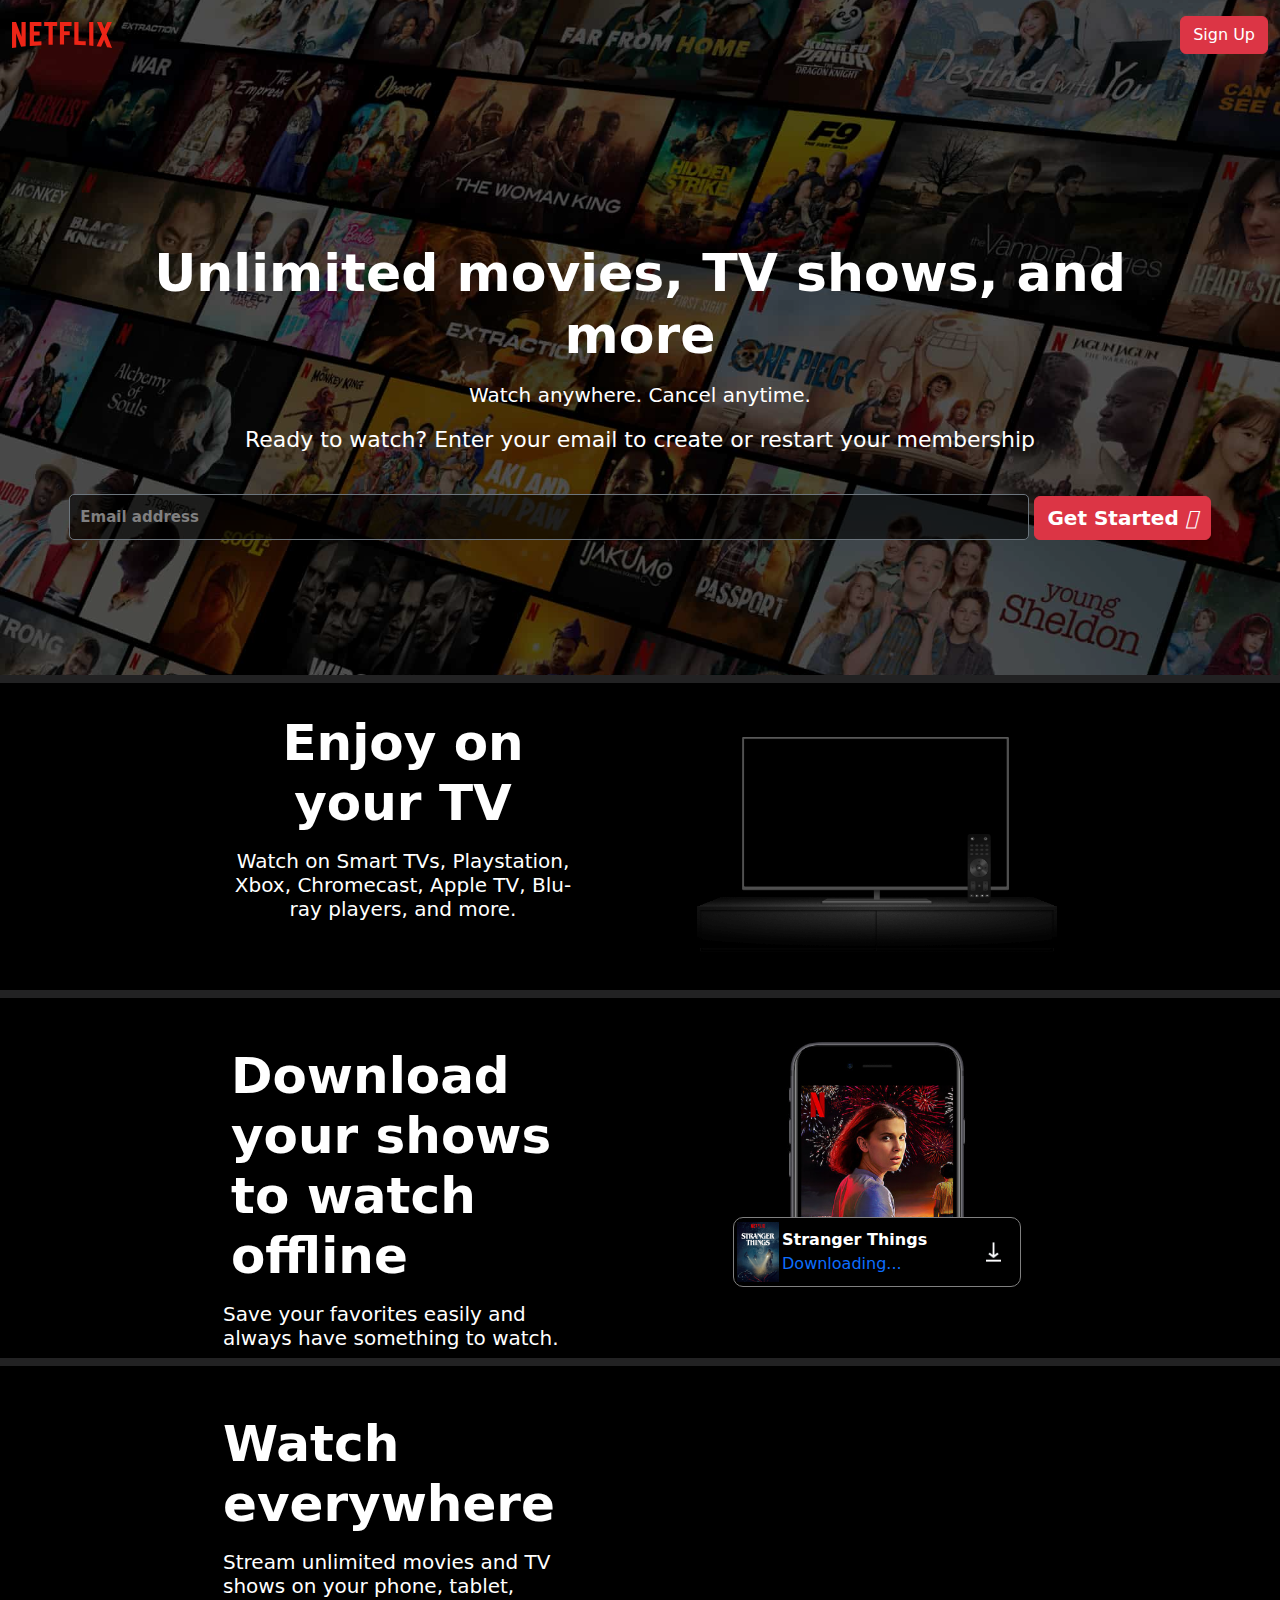
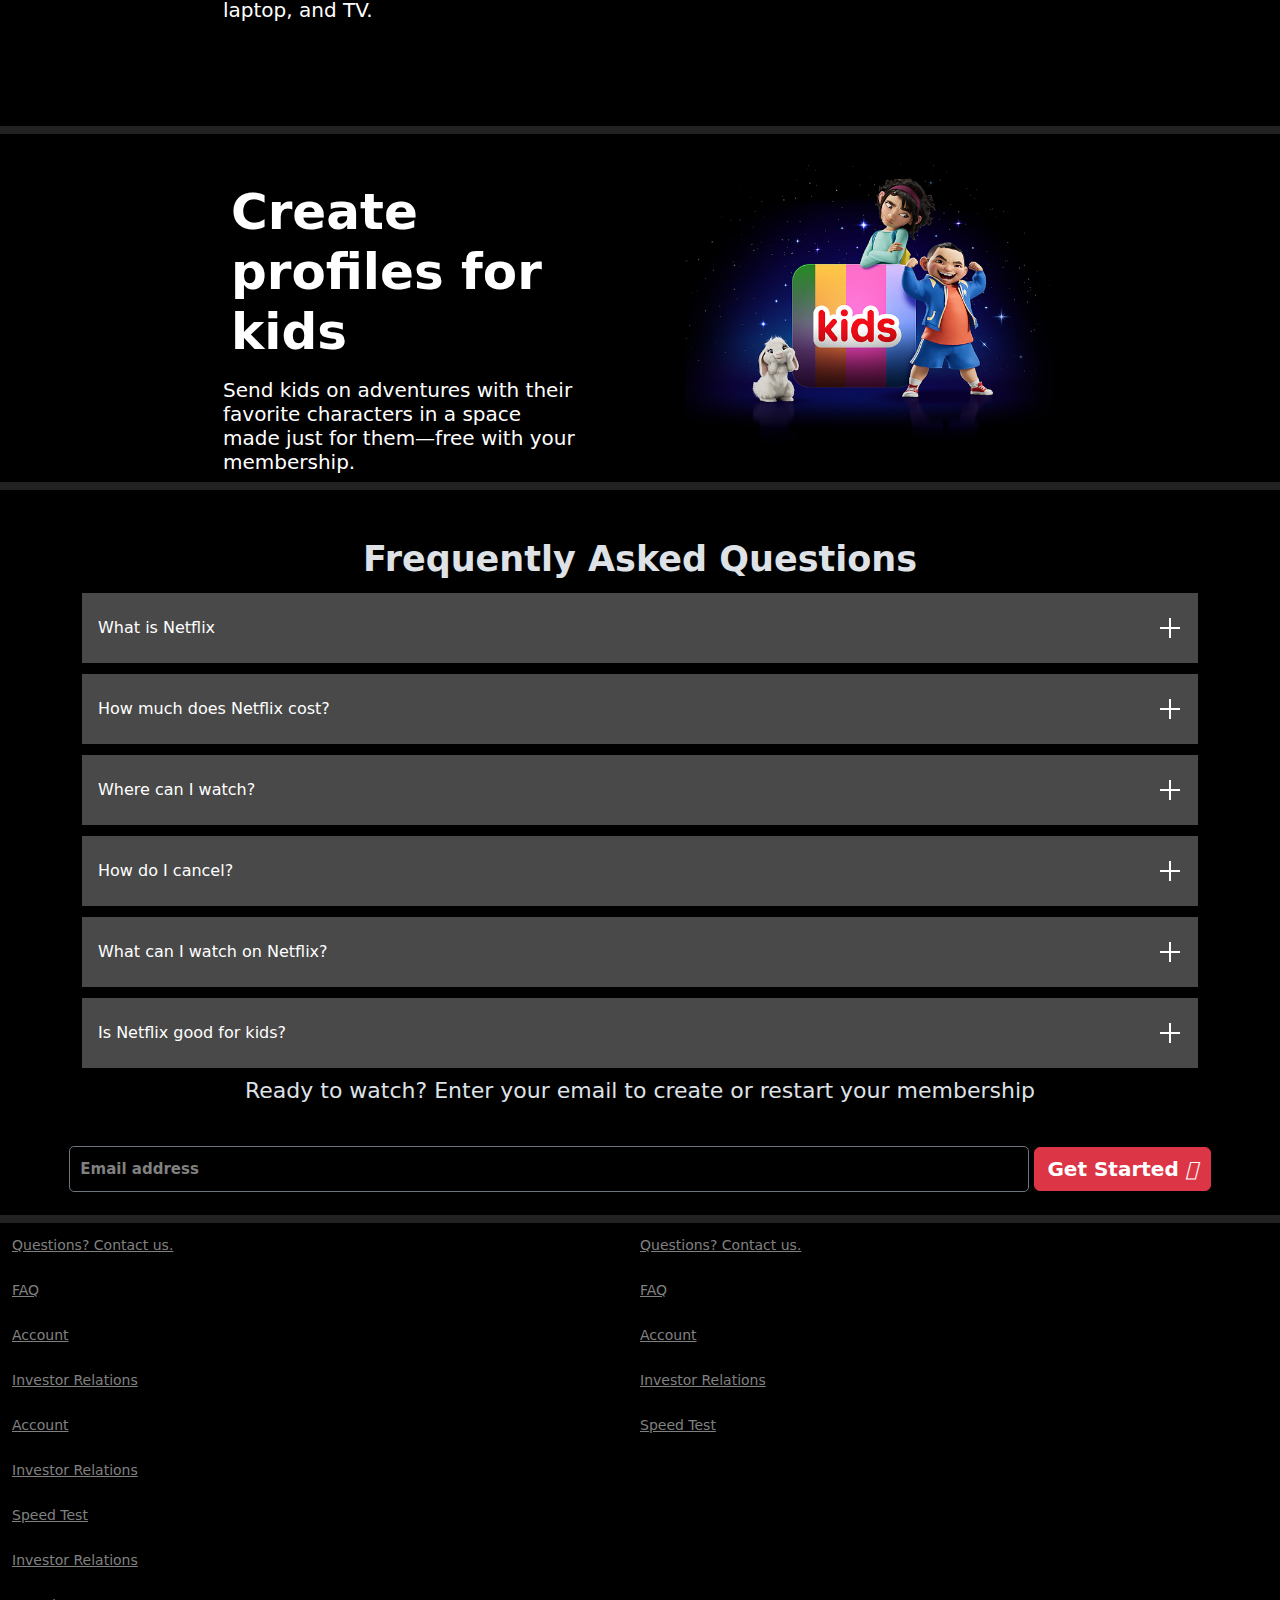
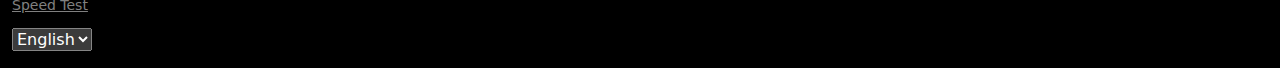
<file: index.html>
<!DOCTYPE html>
<html lang="en">
<head>
    <meta charset="UTF-8">
    <meta name="viewport" content="width=device-width, initial-scale=1.0">
    <title>Netflix by Oluwaseun Uthman</title>
    <link rel="icon" sizes="50x50" href="image/netflix-icon.webp">
    <link rel="stylesheet" href="netflix.css">
    <link rel="stylesheet" href="phone.css">
    <link rel="stylesheet" href="https://cdn.jsdelivr.net/npm/bootstrap@5.3.2/dist/css/bootstrap.min.css">
    <link rel="stylesheet" href="https://cdn.jsdelivr.net/npm/bootstrap@5.3.2/dist/js/bootstrap.bundle.min.js">
    <link rel="stylesheet" href="https://cdn.jsdelivr.net/npm/font-awesome@4.7.0/css/font-awesome.css ">
<!--     <link rel="stylesheet" href="css/all.css"> -->
</head>
<body data-bs-theme="dark">
    <header>
        <section class="bg-img">
            
            <div class="banner">
                <div class="container-fluid pt-2">
                    <nav class="navbar md-container">
                            <img src="image/logo.svg" class="logo navbar-brand" alt="The brand logo">  
                        <button class="btn btn-danger text-white sign-up">Sign Up</button>
                    </nav>
                </div>
                <div class="f-head text-center text-white">
                    <h1 class="intro mt-5 mb-3 fw-bolder">Unlimited movies, TV shows, and more</h1>
                    <h3 class="sub-intro fs-5 mb-3">Watch anywhere. Cancel anytime.</h3>
                    <p class="f1st-p w-75 mb-3">Ready to watch? Enter your email to create or restart your membership</p>
                    <input type="email" class="mail border border-secondary w-75 mx-auto" placeholder="Email address">
                    <button class="get-started btn btn-danger fw-bolder fs-5 my-4">Get Started <i class="fa-solid fa-chevron-right" style="color: #ffffff;"></i> </button>
                </div>
            </div>
        </section>
    </header>
    <div style="height: 8px; width: 100vw; background-color: #222223;"></div>
        <section class="content bg-black">
        <div class="content-div container-fluid">
            <h1 class="head1 text-center text-white fw-bolder pt-5">Enjoy on your TV</h1>
            <h3 class="h3-1 text-center fw-100 mt-3">Watch on Smart TVs, Playstation, Xbox, Chromecast, Apple TV, Blu-ray players, and more.</h3>
        </div>
        <div class="content-div container-fluid">
            <img src="image/netflix2.png" alt="tv" class="tv w-100">
            <video src="https://assets.nflxext.com/ffe/siteui/acquisition/ourStory/fuji/desktop/video-tv-0819.m4v" autoplay playsinline muted loop width="83%" class="gif" role="gif"></video>
        </div>
    </section>
    <div style="height: 8px; width: 100vw; background-color: #222223; margin-top: -120px;"></div>
    <!-- <div style="height: 8px; width: 100vw; background-color: #222223;"></div> -->
        <section class="content bg-black">
            <div class="content-div text-center text-white container-fluid pt-5">
                <h1 class="head2 fw-bolder px-2">Download your shows to watch offline</h1>
                <h3 class="h3-2 fw-100 mt-3">Save your favorites easily and always have something to watch.</h3>
            </div>
        <div class="content-div" id="img3">
            <img src="image/netflix3.jpg" alt="" width="100%" class="">
            <div class="download-box d-flex justify-content-evenly align-items-center  w-75 mx-auto bg-black">
                <img src="image/netflix4.png" height="100%" alt="" class="py-1">
            <div class="mt-3 me-4">
                <p class="strangerThing fw-bold ">Stranger Things</p>
                <p class="download text-primary">Downloading...</p>
            </div>
                <img src="image/netflix5.gif" height="70%" alt="" class="ms-3">
            </div>
            
        </div>
        
    </section>
    <div style="height: 8px; width: 100vw; background-color: #222223;"></div>
        <section class="content bg-black pb-5">
        <div class="content-div container-fluid py-5 text-center text-white">
            <h1 class="head3 fw-bolder">Watch everywhere</h1>
            <h3 class="h3-3 fw-100 mt-3">Stream unlimited movies and TV shows on your phone, tablet, laptop, and TV.</h3>
        </div>
    </section>
    <div style="height: 8px; width: 100vw; background-color: #222223;"></div>
    <section class="content bg-black">
        <div class="content-div container text-center pt-5">
            <h1 class="head4 fw-bolder px-2">Create profiles for kids</h1>
            <h3 class="h3-4 fw-100 mt-3">Send kids on adventures with their favorite characters in a space made just for them—free with your membership.</h3>
        </div>
        <div class="content-div" id="img3">
            <img src="image/netflix6.png" alt="" width="100%" class="mb-3">
        </div>
    </section>
    <div style="height: 8px; width: 100vw; background-color: #222223;"></div>
          <!-- SECTION FOR FREQUENTLY ASKED QUESTIONS -->
    <section class="faq bg-black">
        <h1 class="Questions text-center pt-5 fw-bold">Frequently Asked Questions</h1>
        <div class="container">
            <button class="b-faq">
            <span class="q">What is Netflix</span>
            <svg width="24" height="24" viewBox="0 0 24 24" fill="none" xmlns="http://www.w3.org/2000/svg" class="plus" data-name="Plus" alt=""><path fill-rule="evenodd" clip-rule="evenodd" d="M11 11V2H13V11H22V13H13V22H11V13H2V11H11Z" fill="currentColor"></path></svg>
            </button>
            <button class="b-faq">
            <span class="q">How much does Netflix cost?</span>
            <svg width="24" height="24" viewBox="0 0 24 24" fill="none" xmlns="http://www.w3.org/2000/svg" class="plus" data-name="Plus" alt=""><path fill-rule="evenodd" clip-rule="evenodd" d="M11 11V2H13V11H22V13H13V22H11V13H2V11H11Z" fill="currentColor"></path></svg>
            </button>
            <button class="b-faq">
            <span class="q">Where can I watch?</span>
            <svg width="24" height="24" viewBox="0 0 24 24" fill="none" xmlns="http://www.w3.org/2000/svg" class="plus" data-name="Plus" alt=""><path fill-rule="evenodd" clip-rule="evenodd" d="M11 11V2H13V11H22V13H13V22H11V13H2V11H11Z" fill="currentColor"></path></svg>
            </button>
            <button class="b-faq">
            <span class="q">How do I cancel?</span>
            <svg width="24" height="24" viewBox="0 0 24 24" fill="none" xmlns="http://www.w3.org/2000/svg" class="plus" data-name="Plus" alt=""><path fill-rule="evenodd" clip-rule="evenodd" d="M11 11V2H13V11H22V13H13V22H11V13H2V11H11Z" fill="currentColor"></path></svg>
            </button>
            <button class="b-faq">
            <span class="q">What can I watch on Netflix?</span>
            <svg width="24" height="24" viewBox="0 0 24 24" fill="none" xmlns="http://www.w3.org/2000/svg" class="plus" data-name="Plus" alt=""><path fill-rule="evenodd" clip-rule="evenodd" d="M11 11V2H13V11H22V13H13V22H11V13H2V11H11Z" fill="currentColor"></path></svg>
            </button>
            <button class="b-faq">
            <span class="q">Is Netflix good for kids?</span>
            <svg width="24" height="24" viewBox="0 0 24 24" fill="none" xmlns="http://www.w3.org/2000/svg" class="plus" data-name="Plus" alt=""><path fill-rule="evenodd" clip-rule="evenodd" d="M11 11V2H13V11H22V13H13V22H11V13H2V11H11Z" fill="currentColor"></path></svg>
            </button>
        </div>
    </section>
    <section>
        <div class="f-head-l bg-black text-center" >
            <p class="f1st-p w-75 mb-3">Ready to watch? Enter your email to create or restart your membership</p>
            <input type="email" class="mail border border-secondary w-75" placeholder="Email address">
            <button class="get-started btn btn-danger fw-bolder fs-5 my-4">Get Started <i class="fa-solid fa-chevron-right" style="color: #ffffff;"></i> </button>
        </div>
    </section>
    <div style="height: 8px; width: 100vw; background-color: #222223;"></div>
    <footer class="bg-black">
        <div class="content-div2 container-fluid row justify-content-evenly">
        <ul class="col-6">
            <li><a href="">Questions? Contact us.</a></li>
            <li><a href="">FAQ</a></li>
            <li><a href="">Account</a></li>
            <li><a href="">Investor Relations</a></li>
            <li><a href="">Account</a></li>
            <li><a href="">Investor Relations</a></li>
            <li><a href="">Speed Test</a></li>
            <li><a href="">Investor Relations</a></li>
            <li><a href="">Speed Test</a></li>
            <li><select><option value="">English</option></select></li>
        </ul>
        <ul class="col-6" style="list-style: none;">
            <li><a href="">Questions? Contact us.</a></li>
            <li><a href="">FAQ</a></li>
            <li><a href="">Account</a></li>
            <li><a href="">Investor Relations</a></li>
            <li><a href="">Speed Test</a></li>
        </ul>
    </div>
    </footer>
</body>
</html>
</file>
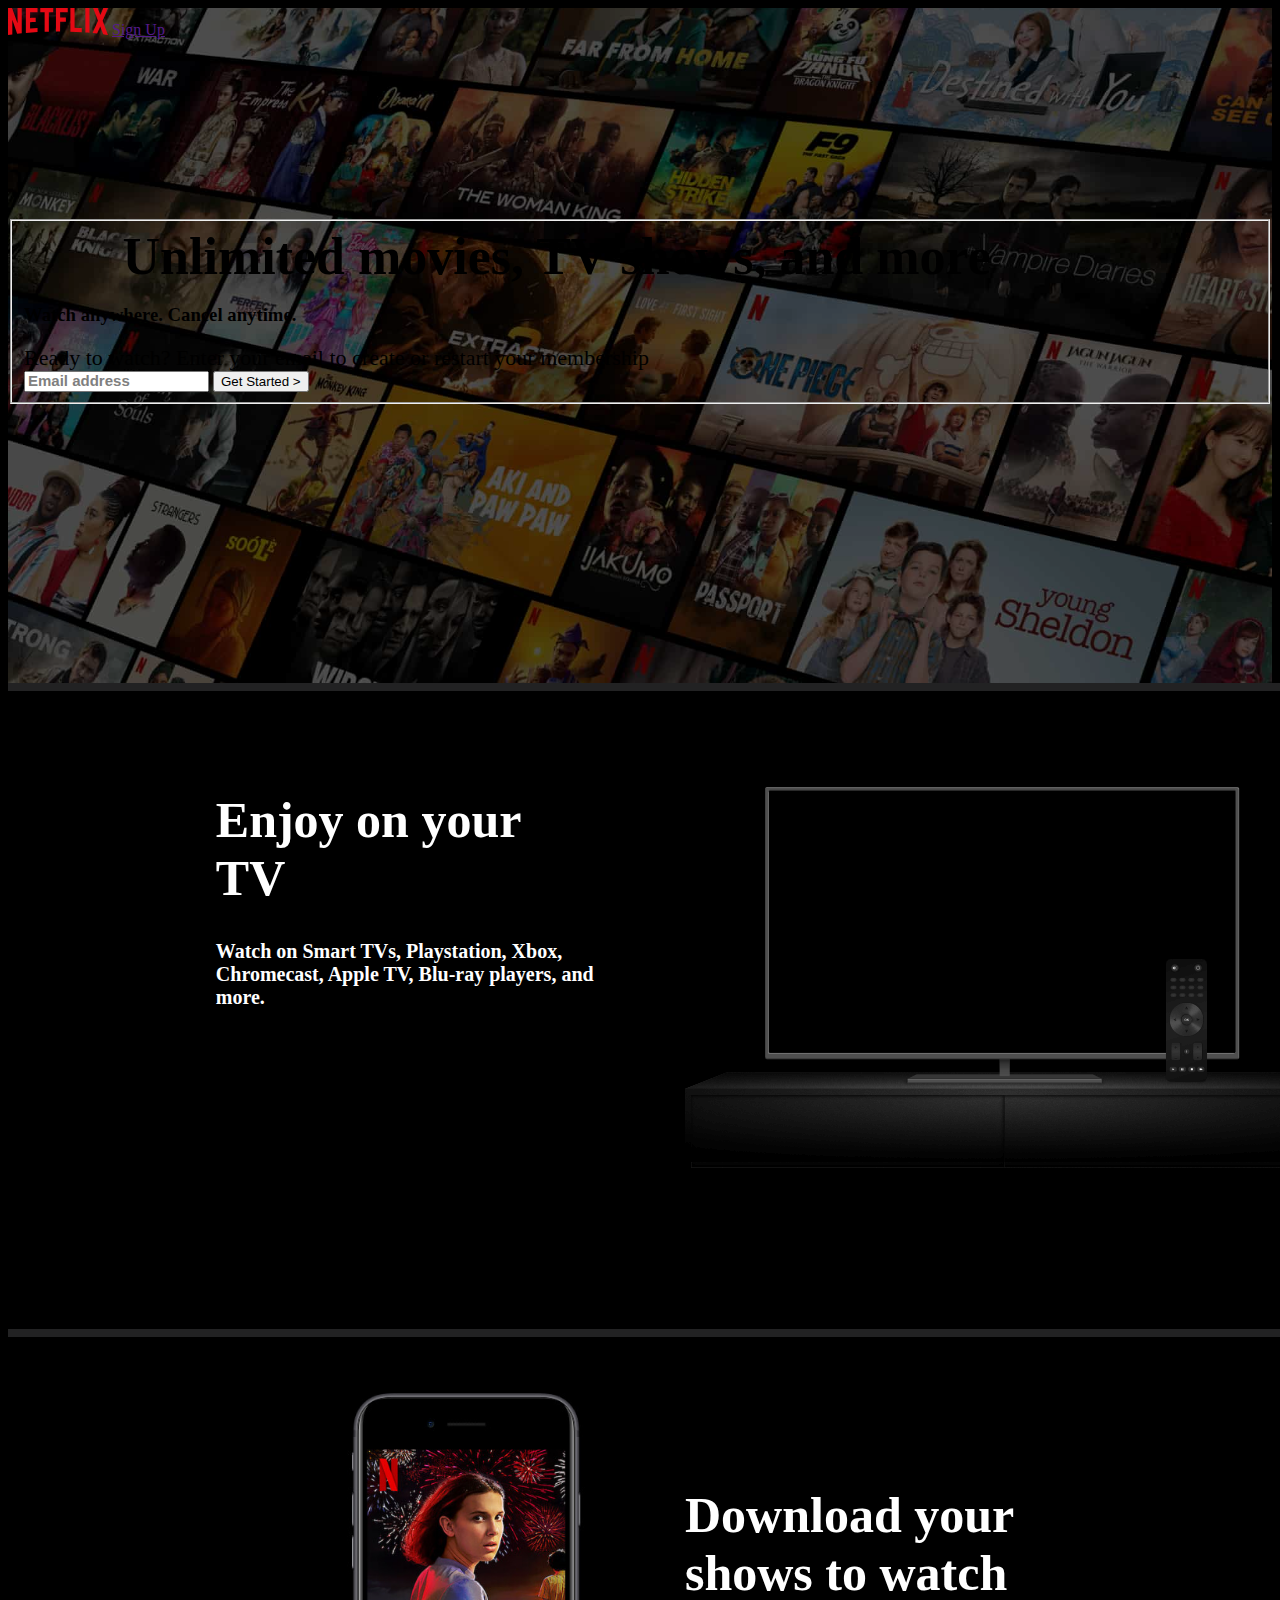
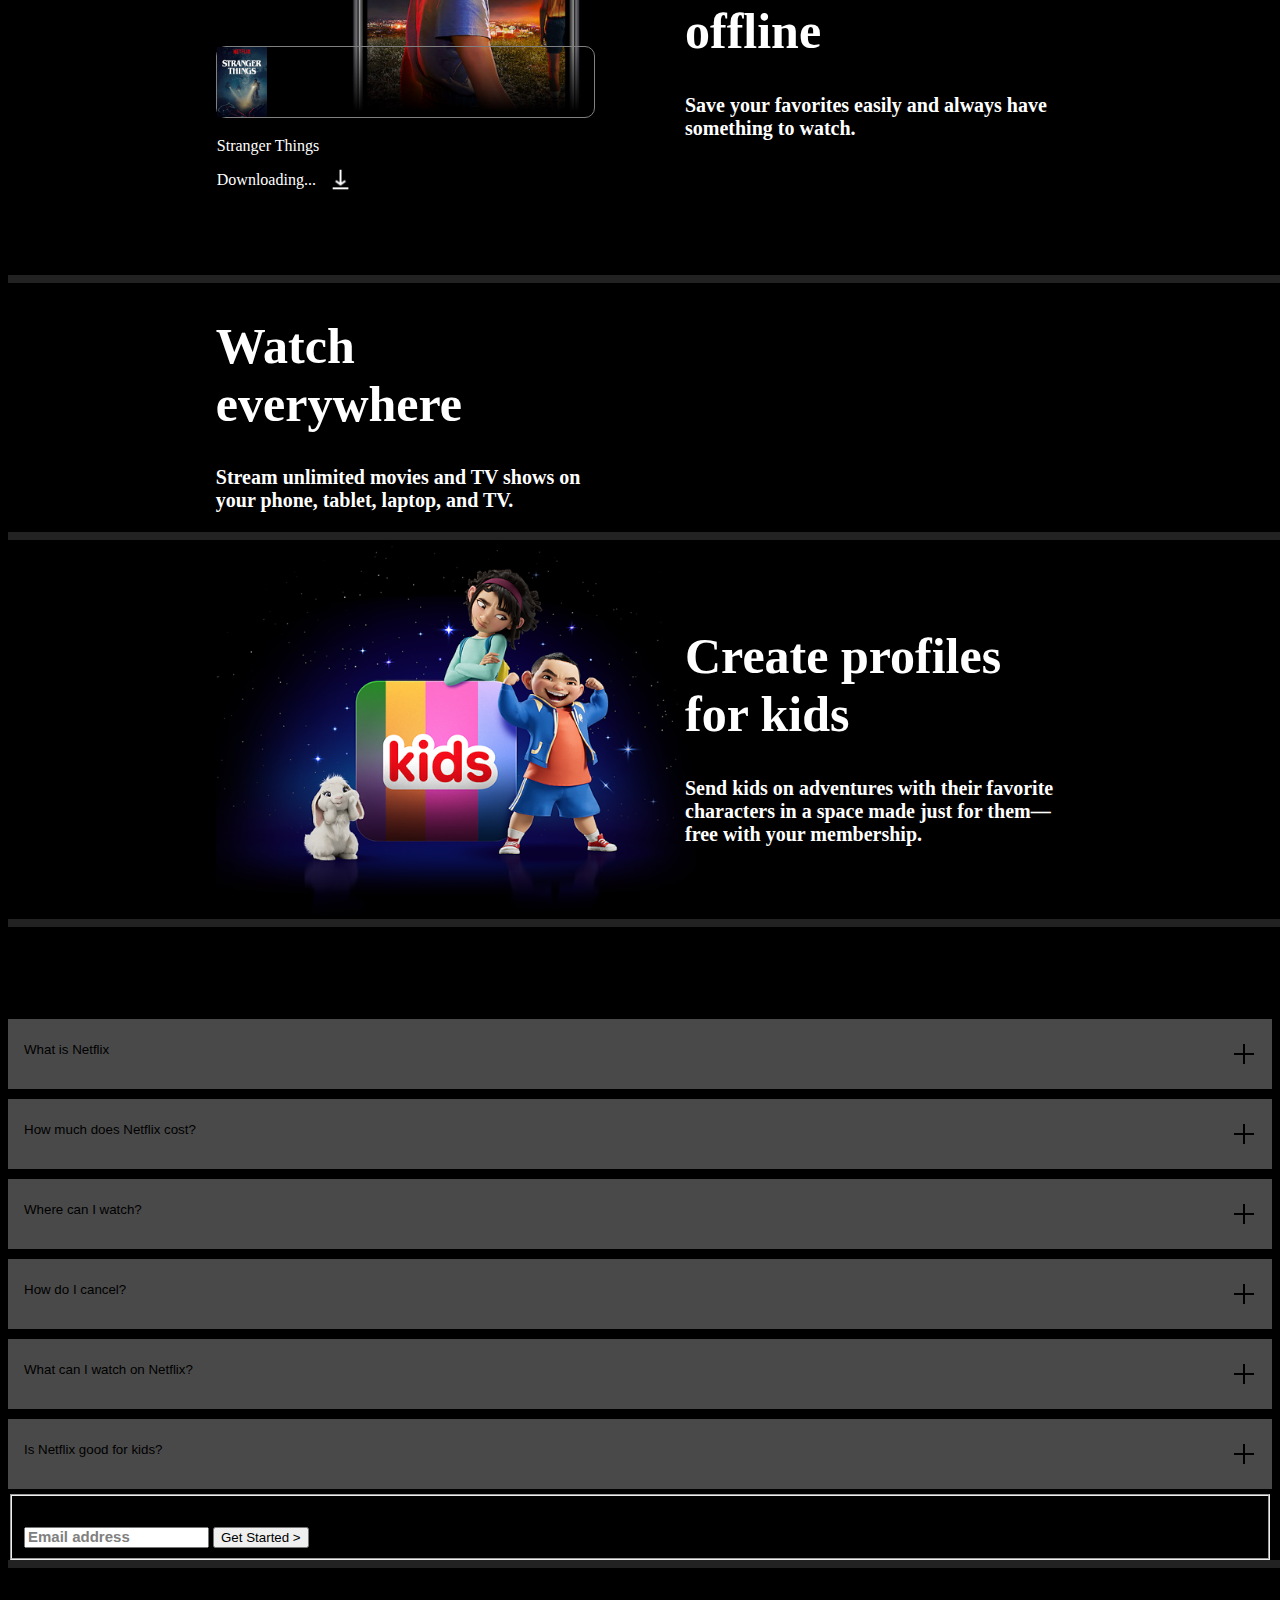
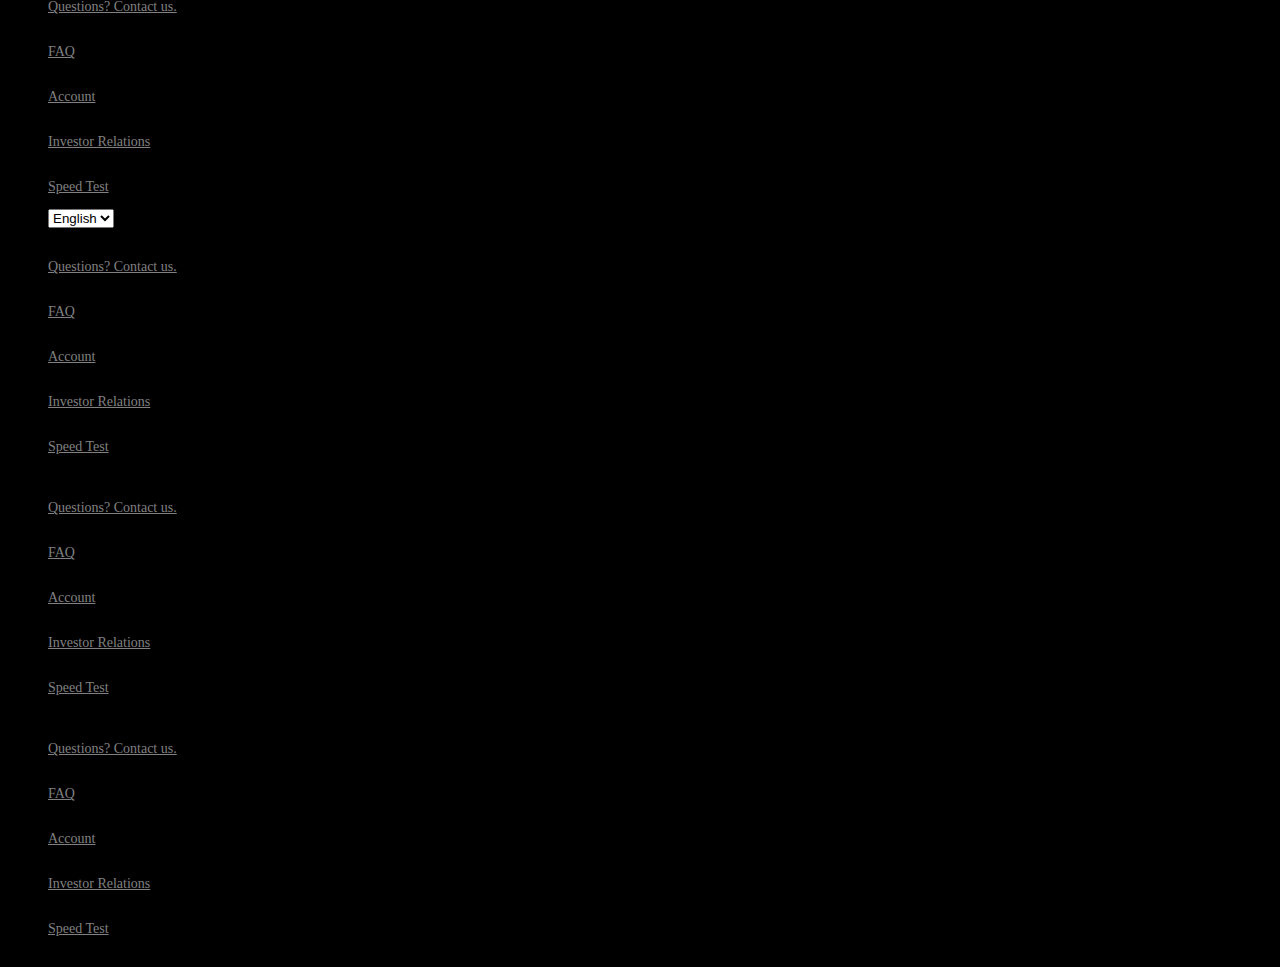
<file: inde.html>
<!DOCTYPE html>
<html lang="en">
<head>
    <meta charset="UTF-8">
    <meta name="viewport" content="width=device-width, initial-scale=1.0">
    <title>Netflix</title>
    <link rel="stylesheet" href="netflix.css">
</head>
<body>
    <header>
        <section class="bg-img">
            
            <div class="banner">
                <nav>
                    <svg viewBox="0 0 111 30" version="1.1" xmlns="http://www.w3.org/2000/svg" xmlns:xlink="http://www.w3.org/1999/xlink" aria-hidden="true" role="img" class="logo"><g><path d="M105.06233,14.2806261 L110.999156,30 C109.249227,29.7497422 107.500234,29.4366857 105.718437,29.1554972 L102.374168,20.4686475 L98.9371075,28.4375293 C97.2499766,28.1563408 95.5928391,28.061674 93.9057081,27.8432843 L99.9372012,14.0931671 L94.4680851,-5.68434189e-14 L99.5313525,-5.68434189e-14 L102.593495,7.87421502 L105.874965,-5.68434189e-14 L110.999156,-5.68434189e-14 L105.06233,14.2806261 Z M90.4686475,-5.68434189e-14 L85.8749649,-5.68434189e-14 L85.8749649,27.2499766 C87.3746368,27.3437061 88.9371075,27.4055675 90.4686475,27.5930265 L90.4686475,-5.68434189e-14 Z M81.9055207,26.93692 C77.7186241,26.6557316 73.5307901,26.4064111 69.250164,26.3117443 L69.250164,-5.68434189e-14 L73.9366389,-5.68434189e-14 L73.9366389,21.8745899 C76.6248008,21.9373887 79.3120255,22.1557784 81.9055207,22.2804387 L81.9055207,26.93692 Z M64.2496954,10.6561065 L64.2496954,15.3435186 L57.8442216,15.3435186 L57.8442216,25.9996251 L53.2186709,25.9996251 L53.2186709,-5.68434189e-14 L66.3436123,-5.68434189e-14 L66.3436123,4.68741213 L57.8442216,4.68741213 L57.8442216,10.6561065 L64.2496954,10.6561065 Z M45.3435186,4.68741213 L45.3435186,26.2498828 C43.7810479,26.2498828 42.1876465,26.2498828 40.6561065,26.3117443 L40.6561065,4.68741213 L35.8121661,4.68741213 L35.8121661,-5.68434189e-14 L50.2183897,-5.68434189e-14 L50.2183897,4.68741213 L45.3435186,4.68741213 Z M30.749836,15.5928391 C28.687787,15.5928391 26.2498828,15.5928391 24.4999531,15.6875059 L24.4999531,22.6562939 C27.2499766,22.4678976 30,22.2495079 32.7809542,22.1557784 L32.7809542,26.6557316 L19.812541,27.6876933 L19.812541,-5.68434189e-14 L32.7809542,-5.68434189e-14 L32.7809542,4.68741213 L24.4999531,4.68741213 L24.4999531,10.9991564 C26.3126816,10.9991564 29.0936358,10.9054269 30.749836,10.9054269 L30.749836,15.5928391 Z M4.78114163,12.9684132 L4.78114163,29.3429562 C3.09401069,29.5313525 1.59340144,29.7497422 0,30 L0,-5.68434189e-14 L4.4690224,-5.68434189e-14 L10.562377,17.0315868 L10.562377,-5.68434189e-14 L15.2497891,-5.68434189e-14 L15.2497891,28.061674 C13.5935889,28.3437998 11.906458,28.4375293 10.1246602,28.6868498 L4.78114163,12.9684132 Z"></path></g></svg>    
                    <a href="">Sign Up</a>
                </nav>
                <fieldset class="f-head">
                    <h1 class="intro">Unlimited movies, TV shows, and more</h1>
                    <h3 class="sub-intro">Watch anywhere. Cancel anytime.</h3>
                    <p class="f1st-p">Ready to watch? Enter your email to create or restart your membership</p>
                    <input type="email" placeholder="Email address">
                    <button class="get-started">Get Started ></button>
                </fieldset>
                </div>
            </div>
        </section>
    </header>
    <div style="height: 8px; width: 100vw; background-color: #222223;"></div>
        <section class="content">
        <div class="content-div">
            <h1 class="head1">Enjoy on your TV</h1>
            <h3 class="h3-1">Watch on Smart TVs, Playstation, Xbox, Chromecast, Apple TV, Blu-ray players, and more.</h3>
        </div>
        <div class="content-div">
            <img src="image/netflix2.png" alt="tv" class="tv">
            <video src="https://assets.nflxext.com/ffe/siteui/acquisition/ourStory/fuji/desktop/video-tv-0819.m4v" autoplay playsinline muted loop width="100%" role="gif"></video>
        </div>
    </section>
    <div style="height: 8px; width: 100vw; background-color: #222223;"></div>
    <!-- <div style="height: 8px; width: 100vw; background-color: #222223;"></div> -->
        <section class="content">
        <div class="content-div" id="img3">
            <img src="image/netflix3.jpg" alt="" width="500px" class="">
            <div class="download-box">
                <img src="image/netflix4.png" height="100%" alt="">
            <div>
                <p class="strangerThing">Stranger Things</p>
                <p class="download">Downloading...</p>
            </div>

                <img src="image/netflix5.gif" height="70%" alt="">
            </div>
            
        </div>
        <div class="content-div">
            <h1 class="head2">Download your shows to watch offline</h1>
            <h3 class="h3-2">Save your favorites easily and always have something to watch.</h3>
        </div>
    </section>
    <div style="height: 8px; width: 100vw; background-color: #222223;"></div>
        <section class="content">
        <div class="content-div" id="c-4">
            <h1 class="head3">Watch everywhere</h1>
            <h3 class="h3-3">Stream unlimited movies and TV shows on your phone, tablet, laptop, and TV.</h3>
            
        </div>
        <div class="content-div">
            <!-- <h1 class="head3">Watch everywhere</h1>
            <h3 class="h3-3">Stream unlimited movies and TV shows on your phone, tablet, laptop, and TV.</h3> -->
        </div>
    </section>
    <div style="height: 8px; width: 100vw; background-color: #222223;"></div>
    <section class="content">
        <div class="content-div" id="img3">
            <img src="image/netflix6.png" alt="" width="500px" class="">
            
        </div>
        <div class="content-div">
            <h1 class="head4">Create profiles for kids</h1>
            <h3 class="h3-4">Send kids on adventures with their favorite characters in a space made just for them—free with your membership.</h3>
        </div>
    </section>
    <div style="height: 8px; width: 100vw; background-color: #222223;"></div>
          <!-- SECTION FOR FREQUENTLY ASKED QUESTIONS -->
    <section class="faq">
        <h1 class="Questions">Frequently Asked Questions</h1>
        <div>
            <button class="b-faq">
            <span class="q">What is Netflix</span>
            <svg width="24" height="24" viewBox="0 0 24 24" fill="none" xmlns="http://www.w3.org/2000/svg" class="plus" data-name="Plus" alt=""><path fill-rule="evenodd" clip-rule="evenodd" d="M11 11V2H13V11H22V13H13V22H11V13H2V11H11Z" fill="currentColor"></path></svg>
            </button>
        </div>
    </section>
    <section>
        <!-- <h1 class="Questions">Frequently Asked Questions</h1> -->
        <div class="faq">
            <button class="b-faq">
            <span class="q">How much does Netflix cost?</span>
            <svg width="24" height="24" viewBox="0 0 24 24" fill="none" xmlns="http://www.w3.org/2000/svg" class="plus" data-name="Plus" alt=""><path fill-rule="evenodd" clip-rule="evenodd" d="M11 11V2H13V11H22V13H13V22H11V13H2V11H11Z" fill="currentColor"></path></svg>
            </button>
        </div>
    </section>
    <section>
        <!-- <h1 class="Questions">Frequently Asked Questions</h1> -->
        <div class="faq">
            <button class="b-faq">
            <span class="q">Where can I watch?</span>
            <svg width="24" height="24" viewBox="0 0 24 24" fill="none" xmlns="http://www.w3.org/2000/svg" class="plus" data-name="Plus" alt=""><path fill-rule="evenodd" clip-rule="evenodd" d="M11 11V2H13V11H22V13H13V22H11V13H2V11H11Z" fill="currentColor"></path></svg>
            </button>
        </div>
    </section>
    <section>
        <!-- <h1 class="Questions">Frequently Asked Questions</h1> -->
        <div class="faq">
            <button class="b-faq">
            <span class="q">How do I cancel?</span>
            <svg width="24" height="24" viewBox="0 0 24 24" fill="none" xmlns="http://www.w3.org/2000/svg" class="plus" data-name="Plus" alt=""><path fill-rule="evenodd" clip-rule="evenodd" d="M11 11V2H13V11H22V13H13V22H11V13H2V11H11Z" fill="currentColor"></path></svg>
            </button>
        </div>
    </section>
    <section>
        <!-- <h1 class="Questions">Frequently Asked Questions</h1> -->
        <div class="faq">
            <button class="b-faq">
            <span class="q">What can I watch on Netflix?</span>
            <svg width="24" height="24" viewBox="0 0 24 24" fill="none" xmlns="http://www.w3.org/2000/svg" class="plus" data-name="Plus" alt=""><path fill-rule="evenodd" clip-rule="evenodd" d="M11 11V2H13V11H22V13H13V22H11V13H2V11H11Z" fill="currentColor"></path></svg>
            </button>
        </div>
    </section>
    <section>
        <!-- <h1 class="Questions">Frequently Asked Questions</h1> -->
        <div class="faq">
            <button class="b-faq">
            <span class="q">Is Netflix good for kids?</span>
            <svg width="24" height="24" viewBox="0 0 24 24" fill="none" xmlns="http://www.w3.org/2000/svg" class="plus" data-name="Plus" alt=""><path fill-rule="evenodd" clip-rule="evenodd" d="M11 11V2H13V11H22V13H13V22H11V13H2V11H11Z" fill="currentColor"></path></svg>
            </button>
        </div>
    </section>
    <section>
        <fieldset class="f-head-l">
            <p class="f1st-p">Ready to watch? Enter your email to create or restart your membership</p>
            <input type="email" placeholder="Email address">
            <button class="get-started">Get Started ></button>
        </fieldset>
    </section>
    <div style="height: 8px; width: 100vw; background-color: #222223;"></div>
    <footer>
        <div class="content-div2">
        <ul>
            <li><a href="">Questions? Contact us.</a></li>
            <li><a href="">FAQ</a></li>
            <li><a href="">Account</a></li>
            <li><a href="">Investor Relations</a></li>
            <li><a href="">Speed Test</a></li>
            <li><select><option value="">English</option></select></li>
        </ul>
        <ul>
            <li><a href="">Questions? Contact us.</a></li>
            <li><a href="">FAQ</a></li>
            <li><a href="">Account</a></li>
            <li><a href="">Investor Relations</a></li>
            <li><a href="">Speed Test</a></li>
        </ul>
        <ul>
            <li><a href="">Questions? Contact us.</a></li>
            <li><a href="">FAQ</a></li>
            <li><a href="">Account</a></li>
            <li><a href="">Investor Relations</a></li>
            <li><a href="">Speed Test</a></li>
        </ul>
        <ul>
            <li><a href="">Questions? Contact us.</a></li>
            <li><a href="">FAQ</a></li>
            <li><a href="">Account</a></li>
            <li><a href="">Investor Relations</a></li>
            <li><a href="">Speed Test</a></li>
        </ul>
    </div>
    </footer>
</body>
</html>
</file>
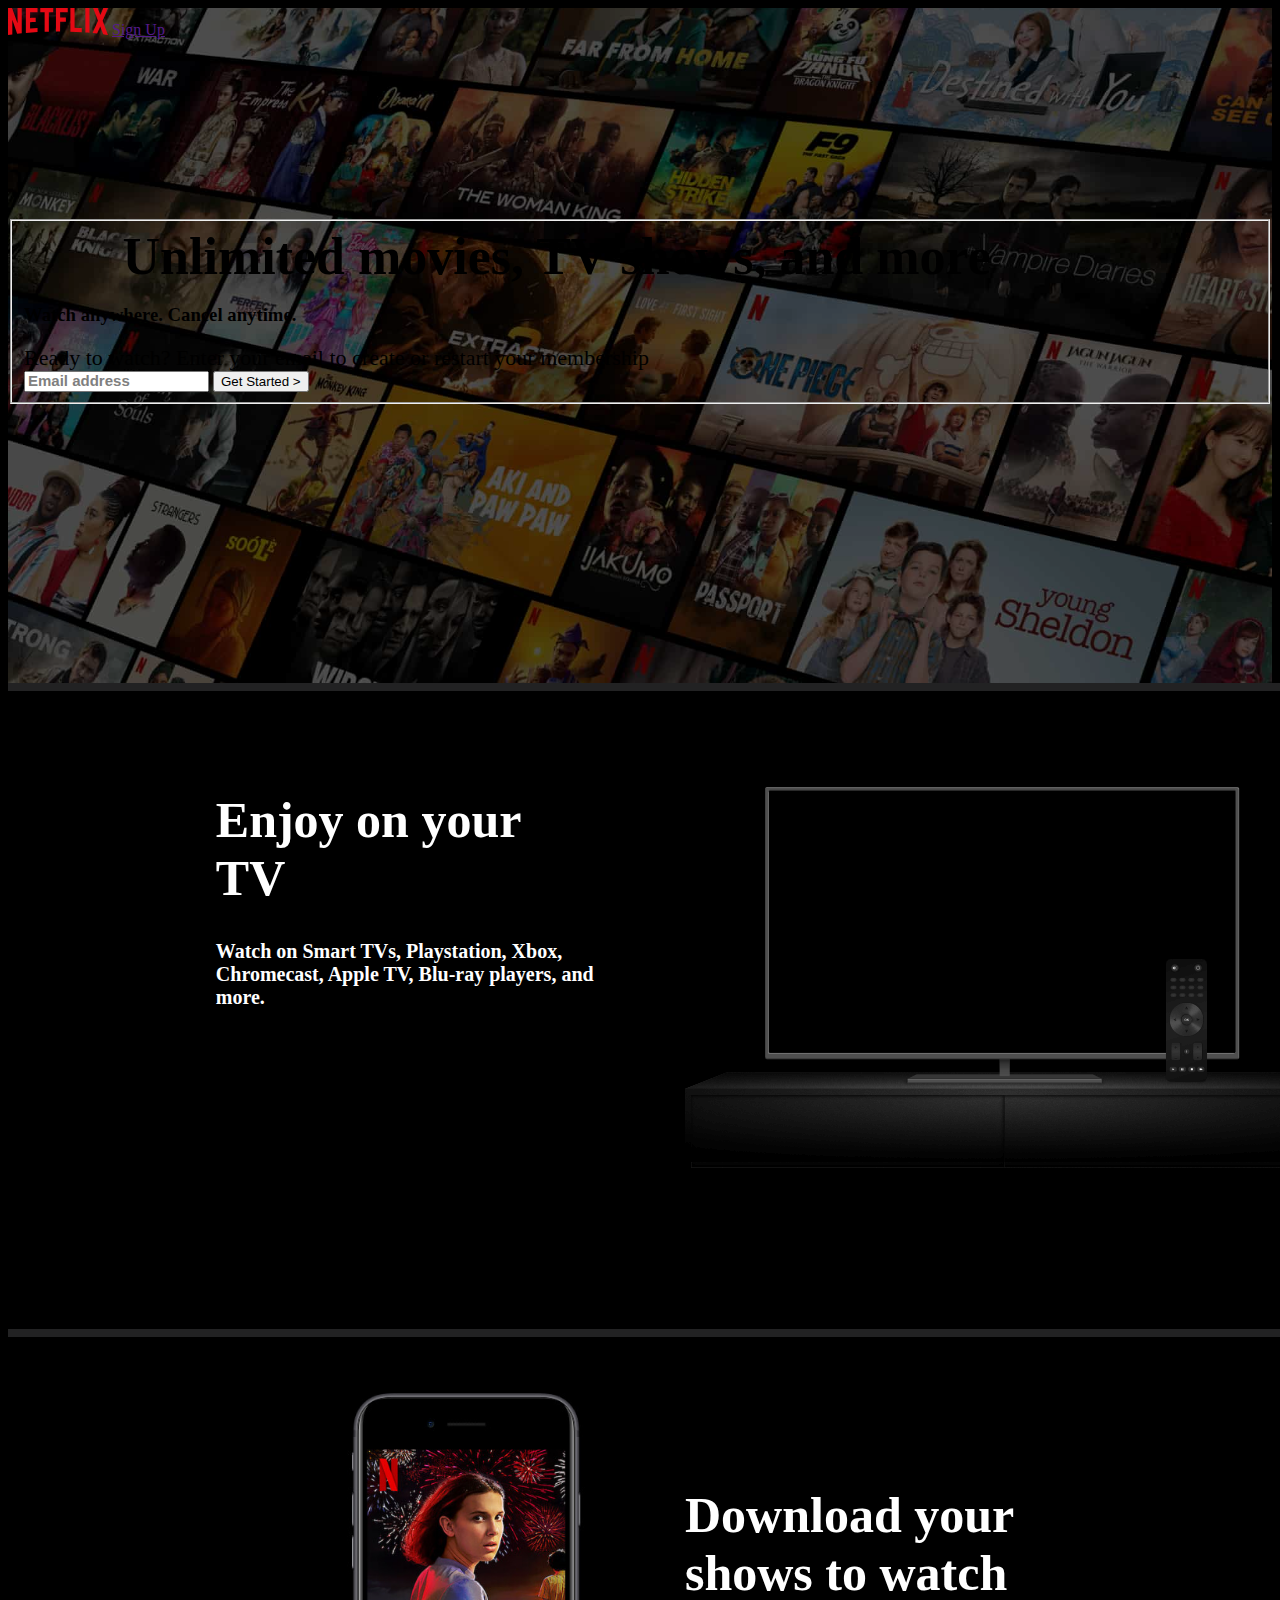
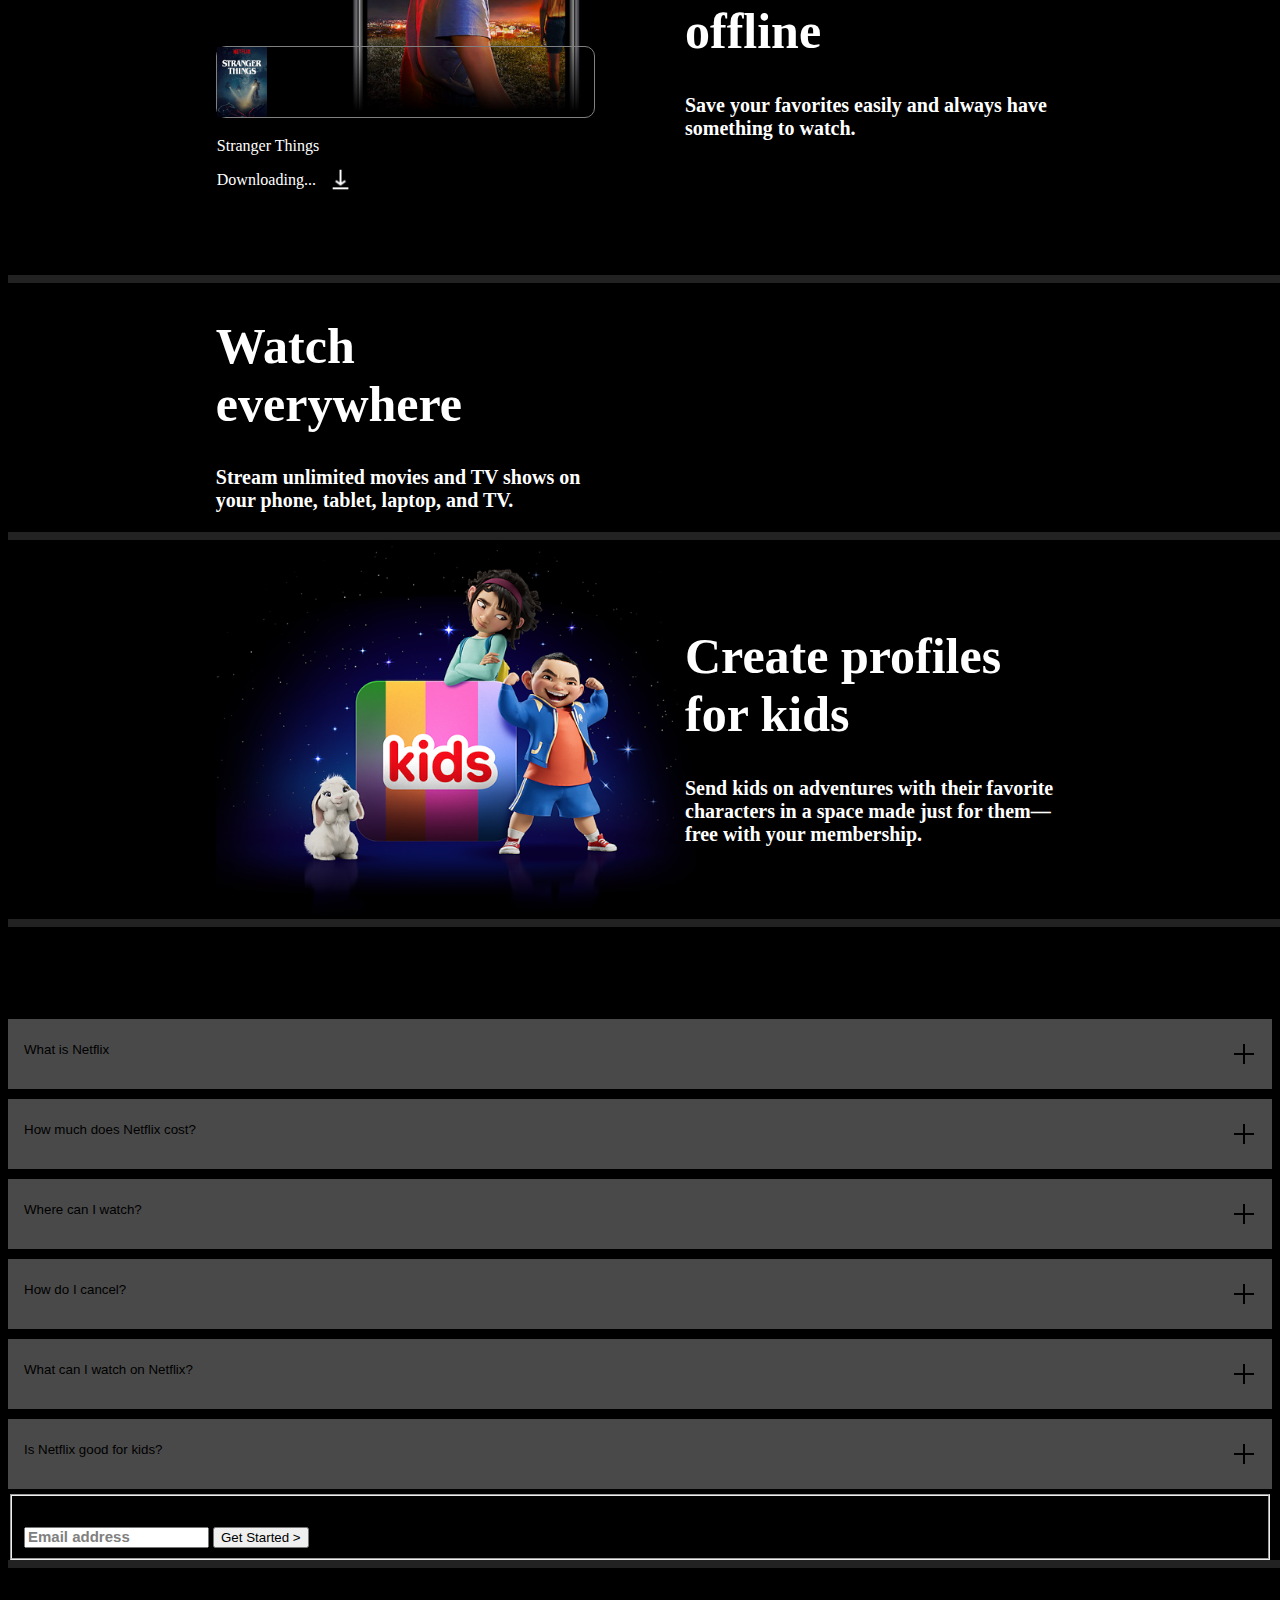
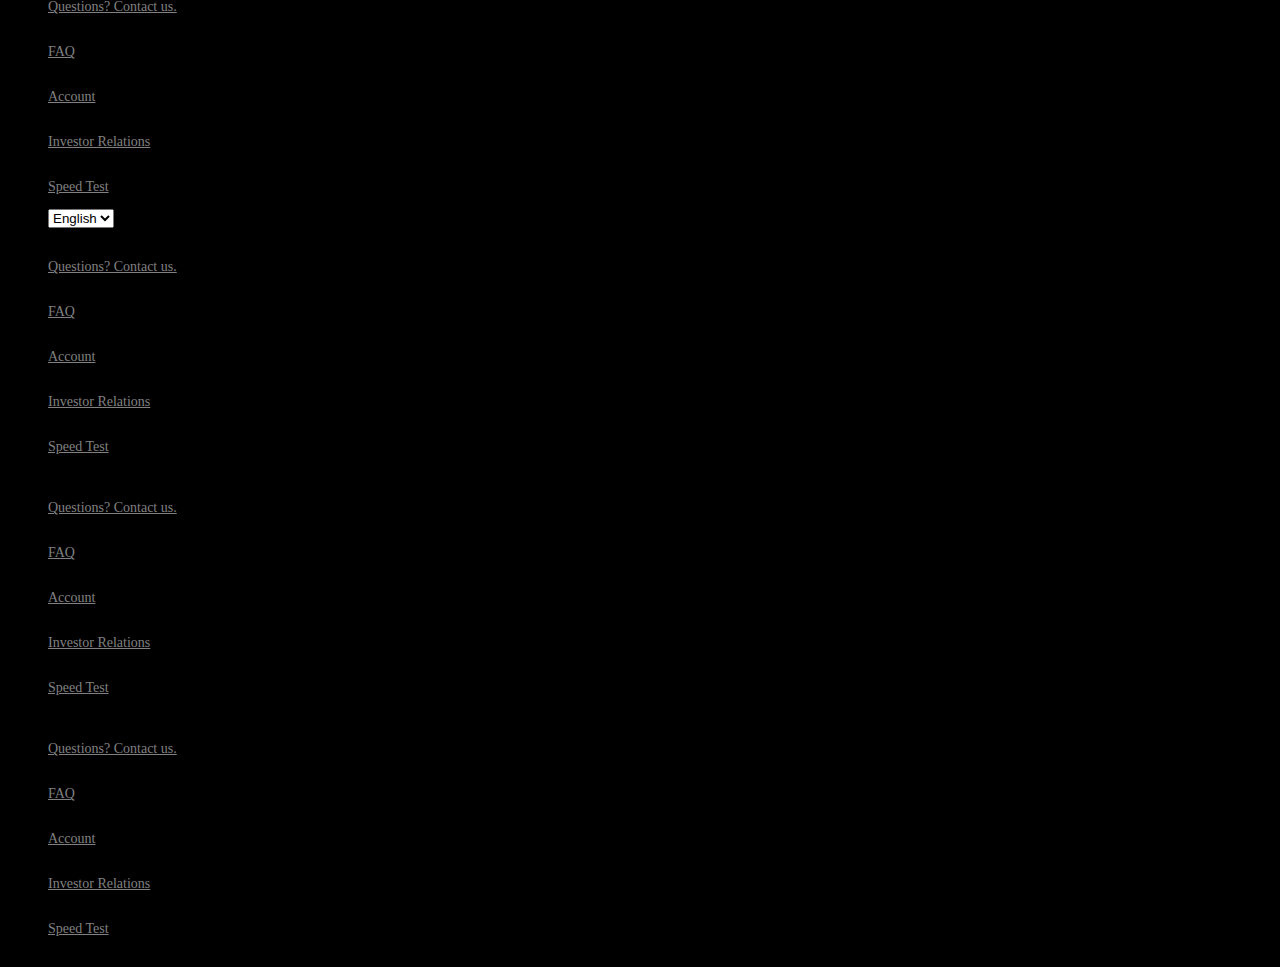
<file: netflix.html>
<!DOCTYPE html>
<html lang="en">
<head>
    <meta charset="UTF-8">
    <meta name="viewport" content="width=device-width, initial-scale=1.0">
    <title>Netflix</title>
    <link rel="stylesheet" href="netflix.css">
</head>
<body>
    <header>
        <section class="bg-img">
            
            <div class="banner">
                <nav>
                    <svg viewBox="0 0 111 30" version="1.1" xmlns="http://www.w3.org/2000/svg" xmlns:xlink="http://www.w3.org/1999/xlink" aria-hidden="true" role="img" class="logo"><g><path d="M105.06233,14.2806261 L110.999156,30 C109.249227,29.7497422 107.500234,29.4366857 105.718437,29.1554972 L102.374168,20.4686475 L98.9371075,28.4375293 C97.2499766,28.1563408 95.5928391,28.061674 93.9057081,27.8432843 L99.9372012,14.0931671 L94.4680851,-5.68434189e-14 L99.5313525,-5.68434189e-14 L102.593495,7.87421502 L105.874965,-5.68434189e-14 L110.999156,-5.68434189e-14 L105.06233,14.2806261 Z M90.4686475,-5.68434189e-14 L85.8749649,-5.68434189e-14 L85.8749649,27.2499766 C87.3746368,27.3437061 88.9371075,27.4055675 90.4686475,27.5930265 L90.4686475,-5.68434189e-14 Z M81.9055207,26.93692 C77.7186241,26.6557316 73.5307901,26.4064111 69.250164,26.3117443 L69.250164,-5.68434189e-14 L73.9366389,-5.68434189e-14 L73.9366389,21.8745899 C76.6248008,21.9373887 79.3120255,22.1557784 81.9055207,22.2804387 L81.9055207,26.93692 Z M64.2496954,10.6561065 L64.2496954,15.3435186 L57.8442216,15.3435186 L57.8442216,25.9996251 L53.2186709,25.9996251 L53.2186709,-5.68434189e-14 L66.3436123,-5.68434189e-14 L66.3436123,4.68741213 L57.8442216,4.68741213 L57.8442216,10.6561065 L64.2496954,10.6561065 Z M45.3435186,4.68741213 L45.3435186,26.2498828 C43.7810479,26.2498828 42.1876465,26.2498828 40.6561065,26.3117443 L40.6561065,4.68741213 L35.8121661,4.68741213 L35.8121661,-5.68434189e-14 L50.2183897,-5.68434189e-14 L50.2183897,4.68741213 L45.3435186,4.68741213 Z M30.749836,15.5928391 C28.687787,15.5928391 26.2498828,15.5928391 24.4999531,15.6875059 L24.4999531,22.6562939 C27.2499766,22.4678976 30,22.2495079 32.7809542,22.1557784 L32.7809542,26.6557316 L19.812541,27.6876933 L19.812541,-5.68434189e-14 L32.7809542,-5.68434189e-14 L32.7809542,4.68741213 L24.4999531,4.68741213 L24.4999531,10.9991564 C26.3126816,10.9991564 29.0936358,10.9054269 30.749836,10.9054269 L30.749836,15.5928391 Z M4.78114163,12.9684132 L4.78114163,29.3429562 C3.09401069,29.5313525 1.59340144,29.7497422 0,30 L0,-5.68434189e-14 L4.4690224,-5.68434189e-14 L10.562377,17.0315868 L10.562377,-5.68434189e-14 L15.2497891,-5.68434189e-14 L15.2497891,28.061674 C13.5935889,28.3437998 11.906458,28.4375293 10.1246602,28.6868498 L4.78114163,12.9684132 Z"></path></g></svg>    
                    <a href="">Sign Up</a>
                </nav>
                <fieldset class="f-head">
                    <h1 class="intro">Unlimited movies, TV shows, and more</h1>
                    <h3 class="sub-intro">Watch anywhere. Cancel anytime.</h3>
                    <p class="f1st-p">Ready to watch? Enter your email to create or restart your membership</p>
                    <input type="email" placeholder="Email address">
                    <button class="get-started">Get Started ></button>
                </fieldset>
                </div>
            </div>
        </section>
    </header>
    <div style="height: 8px; width: 100vw; background-color: #222223;"></div>
        <section class="content">
        <div class="content-div">
            <h1 class="head1">Enjoy on your TV</h1>
            <h3 class="h3-1">Watch on Smart TVs, Playstation, Xbox, Chromecast, Apple TV, Blu-ray players, and more.</h3>
        </div>
        <div class="content-div">
            <img src="image/netflix2.png" alt="tv" class="tv">
            <video src="https://assets.nflxext.com/ffe/siteui/acquisition/ourStory/fuji/desktop/video-tv-0819.m4v" autoplay playsinline muted loop width="100%" role="gif"></video>
        </div>
    </section>
    <div style="height: 8px; width: 100vw; background-color: #222223;"></div>
    <!-- <div style="height: 8px; width: 100vw; background-color: #222223;"></div> -->
        <section class="content">
        <div class="content-div" id="img3">
            <img src="image/netflix3.jpg" alt="" width="500px" class="">
            <div class="download-box">
                <img src="image/netflix4.png" height="100%" alt="">
            <div>
                <p class="strangerThing">Stranger Things</p>
                <p class="download">Downloading...</p>
            </div>

                <img src="image/netflix5.gif" height="70%" alt="">
            </div>
            
        </div>
        <div class="content-div">
            <h1 class="head2">Download your shows to watch offline</h1>
            <h3 class="h3-2">Save your favorites easily and always have something to watch.</h3>
        </div>
    </section>
    <div style="height: 8px; width: 100vw; background-color: #222223;"></div>
        <section class="content">
        <div class="content-div" id="c-4">
            <h1 class="head3">Watch everywhere</h1>
            <h3 class="h3-3">Stream unlimited movies and TV shows on your phone, tablet, laptop, and TV.</h3>
            
        </div>
        <div class="content-div">
            <!-- <h1 class="head3">Watch everywhere</h1>
            <h3 class="h3-3">Stream unlimited movies and TV shows on your phone, tablet, laptop, and TV.</h3> -->
        </div>
    </section>
    <div style="height: 8px; width: 100vw; background-color: #222223;"></div>
    <section class="content">
        <div class="content-div" id="img3">
            <img src="image/netflix6.png" alt="" width="500px" class="">
            
        </div>
        <div class="content-div">
            <h1 class="head4">Create profiles for kids</h1>
            <h3 class="h3-4">Send kids on adventures with their favorite characters in a space made just for them—free with your membership.</h3>
        </div>
    </section>
    <div style="height: 8px; width: 100vw; background-color: #222223;"></div>
          <!-- SECTION FOR FREQUENTLY ASKED QUESTIONS -->
    <section class="faq">
        <h1 class="Questions">Frequently Asked Questions</h1>
        <div>
            <button class="b-faq">
            <span class="q">What is Netflix</span>
            <svg width="24" height="24" viewBox="0 0 24 24" fill="none" xmlns="http://www.w3.org/2000/svg" class="plus" data-name="Plus" alt=""><path fill-rule="evenodd" clip-rule="evenodd" d="M11 11V2H13V11H22V13H13V22H11V13H2V11H11Z" fill="currentColor"></path></svg>
            </button>
        </div>
    </section>
    <section>
        <!-- <h1 class="Questions">Frequently Asked Questions</h1> -->
        <div class="faq">
            <button class="b-faq">
            <span class="q">How much does Netflix cost?</span>
            <svg width="24" height="24" viewBox="0 0 24 24" fill="none" xmlns="http://www.w3.org/2000/svg" class="plus" data-name="Plus" alt=""><path fill-rule="evenodd" clip-rule="evenodd" d="M11 11V2H13V11H22V13H13V22H11V13H2V11H11Z" fill="currentColor"></path></svg>
            </button>
        </div>
    </section>
    <section>
        <!-- <h1 class="Questions">Frequently Asked Questions</h1> -->
        <div class="faq">
            <button class="b-faq">
            <span class="q">Where can I watch?</span>
            <svg width="24" height="24" viewBox="0 0 24 24" fill="none" xmlns="http://www.w3.org/2000/svg" class="plus" data-name="Plus" alt=""><path fill-rule="evenodd" clip-rule="evenodd" d="M11 11V2H13V11H22V13H13V22H11V13H2V11H11Z" fill="currentColor"></path></svg>
            </button>
        </div>
    </section>
    <section>
        <!-- <h1 class="Questions">Frequently Asked Questions</h1> -->
        <div class="faq">
            <button class="b-faq">
            <span class="q">How do I cancel?</span>
            <svg width="24" height="24" viewBox="0 0 24 24" fill="none" xmlns="http://www.w3.org/2000/svg" class="plus" data-name="Plus" alt=""><path fill-rule="evenodd" clip-rule="evenodd" d="M11 11V2H13V11H22V13H13V22H11V13H2V11H11Z" fill="currentColor"></path></svg>
            </button>
        </div>
    </section>
    <section>
        <!-- <h1 class="Questions">Frequently Asked Questions</h1> -->
        <div class="faq">
            <button class="b-faq">
            <span class="q">What can I watch on Netflix?</span>
            <svg width="24" height="24" viewBox="0 0 24 24" fill="none" xmlns="http://www.w3.org/2000/svg" class="plus" data-name="Plus" alt=""><path fill-rule="evenodd" clip-rule="evenodd" d="M11 11V2H13V11H22V13H13V22H11V13H2V11H11Z" fill="currentColor"></path></svg>
            </button>
        </div>
    </section>
    <section>
        <!-- <h1 class="Questions">Frequently Asked Questions</h1> -->
        <div class="faq">
            <button class="b-faq">
            <span class="q">Is Netflix good for kids?</span>
            <svg width="24" height="24" viewBox="0 0 24 24" fill="none" xmlns="http://www.w3.org/2000/svg" class="plus" data-name="Plus" alt=""><path fill-rule="evenodd" clip-rule="evenodd" d="M11 11V2H13V11H22V13H13V22H11V13H2V11H11Z" fill="currentColor"></path></svg>
            </button>
        </div>
    </section>
    <section>
        <fieldset class="f-head-l">
            <p class="f1st-p">Ready to watch? Enter your email to create or restart your membership</p>
            <input type="email" placeholder="Email address">
            <button class="get-started">Get Started ></button>
        </fieldset>
    </section>
    <div style="height: 8px; width: 100vw; background-color: #222223;"></div>
    <footer>
        <div class="content-div2">
        <ul>
            <li><a href="">Questions? Contact us.</a></li>
            <li><a href="">FAQ</a></li>
            <li><a href="">Account</a></li>
            <li><a href="">Investor Relations</a></li>
            <li><a href="">Speed Test</a></li>
            <li><select><option value="">English</option></select></li>
        </ul>
        <ul>
            <li><a href="">Questions? Contact us.</a></li>
            <li><a href="">FAQ</a></li>
            <li><a href="">Account</a></li>
            <li><a href="">Investor Relations</a></li>
            <li><a href="">Speed Test</a></li>
        </ul>
        <ul>
            <li><a href="">Questions? Contact us.</a></li>
            <li><a href="">FAQ</a></li>
            <li><a href="">Account</a></li>
            <li><a href="">Investor Relations</a></li>
            <li><a href="">Speed Test</a></li>
        </ul>
        <ul>
            <li><a href="">Questions? Contact us.</a></li>
            <li><a href="">FAQ</a></li>
            <li><a href="">Account</a></li>
            <li><a href="">Investor Relations</a></li>
            <li><a href="">Speed Test</a></li>
        </ul>
    </div>
    </footer>
</body>
</html>
</file>
<file: netflix.css>
body {
   background-color: black; 
}
.bg-img {
    background-image: url(image/netflix1.jpg);
    width: 100%;
    background-position: center;
    background-size: cover;
}
.banner {
    background-color: rgb(0 0 0 / 60%);
    width: 100%;
    height: 75vh;
}
.sign-up {
    background-color: rgb(229,9,20);
    
}
.logo{
    color: rgb(229,9,20);
    fill: currentColor;
    width: 100px;
}
.f-head {
    margin-top: 180px;
}
.intro {
    font-size: 52px;
    width: 84%;
    margin: auto;
}
.sub-intro {
    font-family: 22px;
}
.f1st-p {
    font-size: 22px;
    margin: auto;
}
.mail {
    width: 20%;
    padding: 10px;
    background-color: rgb(0 0 0 / 60%);
    border-radius: 5px;
}
::placeholder {
    font-size: 15px;
    color: gray;
    font-weight: 700;
}

.head1, .head2, .head3, .head4, .Questions {
    font-size: 35px;
}
.h3-1, .h3-2, .h3-3, .h3-4 {
    font-size: 19px;
}
.tv {
    position: relative;
    z-index: 1;
}
.gif {
    position: relative;
    bottom: 230px;
    left: 60px;
}
.download-box {
    height: 70px;
    border-radius: 10px;
    border: 1px solid gray;
}
.strangerThing {
    margin-bottom: 0;
}
.download-box{
    position: relative;
    bottom: 70px;
}
.b-faq {
    background-color: rgb(73, 73, 73);
    border: none;
    height: 70px;
    width: 100%;
    margin: 5px auto;
}
ul li a {
    color: gray;
    line-height: 45px;
    list-style: none;
    font-size: 14px;

}
.q {
    float: left;
    margin-left: 10px;
}
.plus {
    float: right;
    margin-right: 10px;
}
@media screen and (min-width:600px) {
    .gif {
        /* width: 78%; */
        position: relative;
        bottom: 440px;
        left: 60px;
    }
}
@media screen and (min-width:768px) {
    .intro {
        font-size: 52px;
        width: 84%;
        margin: auto;
    }
    .sub-intro {
        font-family: 22px;
    }
    .f1st-p {
        font-size: 22px;
        margin: auto;
    }
    .mail {
        width: 20%;
        padding: 10px;
        background-color: rgb(0 0 0 / 60%);
        border-radius: 5px;
    }
    .content {
        /* width: 90%; */
        margin: auto;
        color: white;
        display: grid;
        grid-template-columns: repeat(2, 30%);
        place-content: center;
        align-items: center;
        gap: 90px;
    }
    .head1{
        margin-top: -200px;
    }
    .head1, .head2, .head3, .head4 {
        text-align: left;
        font-size: 50px;
        /* margin-top: -200px; */
    }
    .h3-1, .h3-2, .h3-3, .h3-4 {
        text-align: left;
        font-size: 20px;
    }
    .download {
        float: left;
    }
    .gif {
        width: 85%;
        position: relative;
        bottom: 350px;
        left: 80px;
    }
}
</file>
<file: phone.css>
@media screen and (max-width: 599px)  {
    body {
        background-color: black; 
     }
     .bg-img {
         background-image: url(image/netflix1.jpg);
         width: 100%;
         background-position: center;
         background-size: cover;
     }
     .banner {
         background-color: rgb(0 0 0 / 60%);
         width: 100%;
         height: 75%;
     }
     .sign-up {
         background-color: rgb(229,9,20);
         
     }
     .logo{
         color: rgb(229,9,20);
         fill: currentColor;
         width: 100px;
     }
     .intro {
         font-size: 32px;
         width: 84%;
         margin: auto;
     }
     .f1st-p {
         font-size: 18px;
         margin: auto;
     }
     .mail {
         padding: 8px;
         background-color: rgb(0 0 0 / 60%);
         border-radius: 5px;
     }
     ::placeholder {
         font-size: 15px;
         color: gray;
         font-weight: 700;
     }
     .head1, .head2, .head3, .head4, .Questions {
         font-size: 35px;
     }
     .h3-1, .h3-2, .h3-3, .h3-4 {
         font-size: 19px;
     }
     .tv {
         position: relative;
         z-index: 1;
     }
     .gif {
         position: relative;
         bottom: 230px;
         left: 60px;
     }
     .download-box {
         height: 70px;
         border-radius: 10px;
         border: 1px solid gray;
     }
     .strangerThing {
         margin-bottom: 0;
     }
     .download-box{
         position: relative;
         bottom: 70px;
     }
     .b-faq {
         background-color: rgb(73, 73, 73);
         border: none;
         height: 70px;
         width: 100%;
         margin: 5px auto;
     }
     ul li a {
         color: gray;
         line-height: 45px;
         list-style: none;
         font-size: 14px;
         
     }
}
</file>
